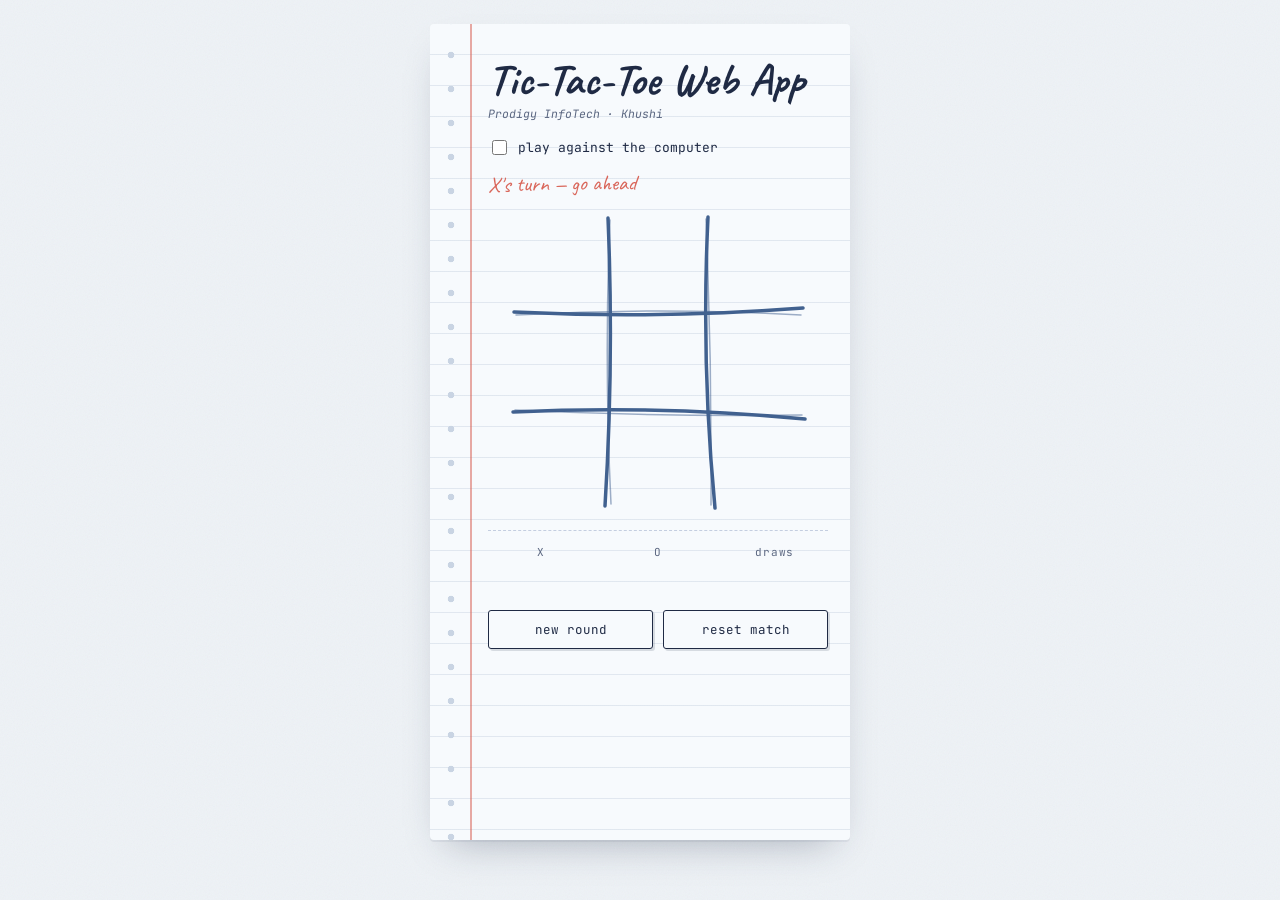
<file: index.html>
<!DOCTYPE html>
<html lang="en">
<head>
<meta charset="UTF-8" />
<meta name="viewport" content="width=device-width, initial-scale=1" />
<title>Tic-Tac-Toe</title>
<link rel="preconnect" href="https://fonts.googleapis.com">
<link rel="preconnect" href="https://fonts.gstatic.com" crossorigin>
<link href="https://fonts.googleapis.com/css2?family=Caveat:wght@500;700&family=JetBrains+Mono:ital,wght@0,400;0,600;1,400&display=swap" rel="stylesheet">
<style>
/* ---- tokens ---- */
:root{
  --paper:#EEF2F6;
  --rule:#41618f;
  --ink:#1f2a44;
  --margin:#d9665a;
  --x-ink:#2255a4;
  --o-ink:#c1432e;
  --highlight: rgba(255,214,90,0.55);
  --paper-card:#F7FAFD;
}

*{ box-sizing:border-box; }

body{
  margin:0;
  min-height:100vh;
  background:var(--paper);
  font-family:'JetBrains Mono', monospace;
  color:var(--ink);
  display:flex;
  justify-content:center;
  padding:24px 12px 60px;
}

/* faint paper grain */
body::before{
  content:"";
  position:fixed; inset:0;
  background-image:url("data:image/svg+xml,%3Csvg xmlns='http://www.w3.org/2000/svg' width='120' height='120'%3E%3Cfilter id='n'%3E%3CfeTurbulence type='fractalNoise' baseFrequency='0.9' numOctaves='2' stitchTiles='stitch'/%3E%3C/filter%3E%3Crect width='100%25' height='100%25' filter='url(%23n)' opacity='0.05'/%3E%3C/svg%3E");
  pointer-events:none;
  mix-blend-mode:multiply;
}

.page{
  position:relative;
  width:100%;
  max-width:420px;
  background:
    repeating-linear-gradient(to bottom, transparent 0 30px, rgba(65,97,143,0.12) 30px 31px),
    var(--paper-card);
  border-radius:4px;
  box-shadow:0 18px 38px -18px rgba(31,42,68,0.35), 0 2px 0 rgba(31,42,68,0.06);
  padding:34px 22px 30px 58px;
  overflow:hidden;
}

.spiral{
  position:absolute; left:16px; top:0; bottom:0; width:10px;
  background-image: radial-gradient(circle, #c9d4e3 3px, transparent 3.6px);
  background-size: 10px 34px;
  background-repeat: repeat-y;
  background-position: 0 14px;
}
.margin-line{
  position:absolute; left:40px; top:0; bottom:0; width:2px;
  background: var(--margin);
  opacity:0.55;
}

header{ margin-bottom: 14px; }
.eyebrow{
  margin:0 0 2px;
  font-size:11px;
  letter-spacing:0.12em;
  color:var(--margin);
  font-weight:600;
}
h1{
  font-family:'Caveat', cursive;
  font-size:44px;
  line-height:1;
  margin:0 0 4px;
  color:var(--ink);
}
h1 .crossout{
  position:relative;
  color:#8a94a8;
}
h1 .crossout::after{
  content:"";
  position:absolute; left:-2%; right:-2%; top:52%;
  height:3px; background:var(--margin);
  transform: rotate(-2deg);
}
.byline{
  margin:0;
  font-size:11.5px;
  color:#5b6781;
  font-style:italic;
}

.mode-row{
  margin:16px 0 10px;
  font-size:13px;
}
.mode-row label{ display:flex; align-items:center; gap:8px; cursor:pointer; }
.mode-row input{ width:15px; height:15px; accent-color:var(--ink); cursor:pointer; }

.status{
  font-family:'Caveat', cursive;
  font-size:22px;
  color:var(--margin);
  margin:6px 0 16px;
  min-height:28px;
  transform: rotate(-1deg);
}

.board-wrap{
  position:relative;
  width:100%;
  max-width:300px;
  aspect-ratio:1/1;
  margin:0 auto 18px;
}
.grid-svg, .winline-svg{
  position:absolute; inset:0; width:100%; height:100%;
}
.winline-svg{ pointer-events:none; }

.cells{
  position:absolute; inset:0;
  display:grid;
  grid-template-columns:repeat(3,1fr);
  grid-template-rows:repeat(3,1fr);
}
.cell{
  background:transparent;
  border:none;
  padding:8%;
  cursor:pointer;
  -webkit-tap-highlight-color: transparent;
}
.cell:focus-visible{
  outline:2px solid var(--margin);
  outline-offset:-4px;
  border-radius:6px;
}
.cell.win{
  background:var(--highlight);
  border-radius:6px;
}
.cell svg{ width:100%; height:100%; overflow:visible; }
.cell:disabled{ cursor:default; }

.score-row{
  display:flex;
  justify-content:space-between;
  gap:10px;
  margin:6px 0 20px;
  padding-top:14px;
  border-top:1px dashed #c4cee0;
}
.score{ flex:1; text-align:center; }
.score-label{
  display:block;
  font-size:11px;
  letter-spacing:0.08em;
  color:#5b6781;
  margin-bottom:4px;
}
.tally{ height:22px; width:100%; }

.actions{ display:flex; gap:10px; margin-bottom:20px; }
button.action{
  flex:1;
  font-family:'JetBrains Mono', monospace;
  font-size:12.5px;
  padding:10px 8px;
  background:var(--paper-card);
  border:1.5px solid var(--ink);
  border-radius:3px;
  cursor:pointer;
  color:var(--ink);
  box-shadow:2px 2px 0 rgba(31,42,68,0.15);
}
button.action:active{ transform: translate(1px,1px); box-shadow:1px 1px 0 rgba(31,42,68,0.15); }
@media (prefers-reduced-motion: no-preference){
  button.action{ transition: transform .08s ease, box-shadow .08s ease; }
}

.footnote{
  font-family:'Caveat', cursive;
  font-size:15px;
  color:#5b6781;
  transform: rotate(-1deg);
  margin:0;
}

@media (max-width: 380px){
  .page{ padding:28px 16px 26px 42px; }
  .spiral, .margin-line{ display:none; }
}

</style>
</head>
<body>
  <main class="page">
    <div class="spiral"></div>
    <div class="margin-line"></div>

    <header>
      <h1>Tic-Tac-Toe Web App</h1>
      <p class="byline">Prodigy InfoTech · Khushi</p>
    </header>

    <div class="mode-row">
      <label>
        <input type="checkbox" id="vsBot" />
        play against the computer
      </label>
    </div>

    <p class="status" id="status">X's turn — go ahead</p>

    <div class="board-wrap">
      <svg class="grid-svg" viewBox="0 0 300 300">
        <path d="M 100 6 Q 106 150 97 294" fill="none" stroke="#41618f" stroke-width="3.5" stroke-linecap="round"/>
        <path d="M 102 8 Q 96 150 103 292" fill="none" stroke="#41618f" stroke-width="1.5" stroke-linecap="round" opacity="0.5"/>
        <path d="M 200 5 Q 193 150 207 296" fill="none" stroke="#41618f" stroke-width="3.5" stroke-linecap="round"/>
        <path d="M 198 7 Q 204 150 203 293" fill="none" stroke="#41618f" stroke-width="1.5" stroke-linecap="round" opacity="0.5"/>
        <path d="M 6 100 Q 150 107 295 96" fill="none" stroke="#41618f" stroke-width="3.5" stroke-linecap="round"/>
        <path d="M 8 103 Q 150 95 293 103" fill="none" stroke="#41618f" stroke-width="1.5" stroke-linecap="round" opacity="0.5"/>
        <path d="M 5 200 Q 150 193 297 207" fill="none" stroke="#41618f" stroke-width="3.5" stroke-linecap="round"/>
        <path d="M 7 198 Q 150 205 294 203" fill="none" stroke="#41618f" stroke-width="1.5" stroke-linecap="round" opacity="0.5"/>
      </svg>
      <div class="cells" id="cells"></div>
      <svg class="winline-svg" id="winLine" viewBox="0 0 300 300"></svg>
    </div>

    <div class="score-row">
      <div class="score">
        <span class="score-label">X</span>
        <svg class="tally" id="tallyX" viewBox="0 0 60 24"></svg>
      </div>
      <div class="score">
        <span class="score-label">O</span>
        <svg class="tally" id="tallyO" viewBox="0 0 60 24"></svg>
      </div>
      <div class="score">
        <span class="score-label">draws</span>
        <svg class="tally" id="tallyD" viewBox="0 0 60 24"></svg>
      </div>
    </div>

    <div class="actions">
      <button class="action" id="newRound">new round</button>
      <button class="action" id="resetMatch">reset match</button>
    </div>

  </main>

<script>
(function(){
  // ----- state -----
  var board = Array(9).fill(null);
  var turn = 'X';
  var over = false;
  var scores = { X:0, O:0, D:0 };
  var cellsEl = document.getElementById('cells');
  var statusEl = document.getElementById('status');
  var vsBotEl = document.getElementById('vsBot');
  var winLineSvg = document.getElementById('winLine');

  var WINS = [
    [0,1,2],[3,4,5],[6,7,8],
    [0,3,6],[1,4,7],[2,5,8],
    [0,4,8],[2,4,6]
  ];
  var CENTERS = [[50,50],[150,50],[250,50],[50,150],[150,150],[250,150],[50,250],[150,250],[250,250]];

  function rnd(min, max){ return min + Math.random() * (max - min); }

  // build the 9 cell buttons once
  var cellButtons = [];
  for (var i = 0; i < 9; i++){
    var b = document.createElement('button');
    b.className = 'cell';
    b.setAttribute('aria-label', 'cell ' + (i+1));
    b.dataset.idx = i;
    b.addEventListener('click', onCellClick);
    cellsEl.appendChild(b);
    cellButtons.push(b);
  }

  function onCellClick(e){
    var idx = +e.currentTarget.dataset.idx;
    if (over || board[idx]) return;
    place(idx, turn);
  }

  function place(idx, player){
    board[idx] = player;
    drawMark(cellButtons[idx], player);

    var result = checkWin();
    if (result){
      over = true;
      scores[player]++;
      highlightWin(result);
      renderTallies();
      statusEl.textContent = player + ' wins! nice one.';
      disableBoard();
      return;
    }
    if (board.every(function(c){ return c; })){
      over = true;
      scores.D++;
      renderTallies();
      statusEl.textContent = "it's a draw — rematch?";
      return;
    }

    turn = (turn === 'X') ? 'O' : 'X';
    statusEl.textContent = turn + "'s turn";

    if (vsBotEl.checked && turn === 'O' && !over){
      cellButtons.forEach(function(c){ c.disabled = true; });
      setTimeout(function(){
        cellButtons.forEach(function(c, i){ c.disabled = !!board[i]; });
        botMove();
      }, 380);
    }
  }

  function checkWin(){
    for (var i = 0; i < WINS.length; i++){
      var line = WINS[i];
      if (board[line[0]] && board[line[0]] === board[line[1]] && board[line[1]] === board[line[2]]){
        return { player: board[line[0]], line: line };
      }
    }
    return null;
  }

  function disableBoard(){
    cellButtons.forEach(function(c){ c.disabled = true; });
  }

  // ----- a simple, not-unbeatable bot -----
  function botMove(){
    if (over) return;
    var move = findWinningMove('O') || findWinningMove('X') || pick([4]) || pick([0,2,6,8]) || pickRandom();
    if (move != null) place(move, 'O');
  }
  function findWinningMove(player){
    for (var i = 0; i < WINS.length; i++){
      var line = WINS[i];
      var vals = line.map(function(idx){ return board[idx]; });
      var filled = vals.filter(function(v){ return v === player; }).length;
      var empties = line.filter(function(idx){ return !board[idx]; });
      if (filled === 2 && empties.length === 1) return empties[0];
    }
    return null;
  }
  function pick(candidates){
    var open = candidates.filter(function(i){ return !board[i]; });
    return open.length ? open[Math.floor(Math.random()*open.length)] : null;
  }
  function pickRandom(){
    var open = board.map(function(v,i){ return v ? null : i; }).filter(function(v){ return v !== null; });
    return open.length ? open[Math.floor(Math.random()*open.length)] : null;
  }

  // ----- drawing hand-ish marks -----
  function drawMark(cellEl, player){
    var svg = document.createElementNS('http://www.w3.org/2000/svg', 'svg');
    svg.setAttribute('viewBox', '0 0 100 100');
    if (player === 'X') drawX(svg); else drawO(svg);
    cellEl.appendChild(svg);
  }

  function drawX(svg){
    var jitter = function(){ return rnd(-7,7); };
    var p1 = path('M ' + (18+jitter()) + ' ' + (18+jitter()) + ' Q ' + (50+jitter()) + ' ' + (50+jitter()) + ' ' + (82+jitter()) + ' ' + (82+jitter()), 'var(--x-ink)');
    var p2 = path('M ' + (82+jitter()) + ' ' + (18+jitter()) + ' Q ' + (50+jitter()) + ' ' + (50+jitter()) + ' ' + (18+jitter()) + ' ' + (82+jitter()), 'var(--x-ink)');
    svg.appendChild(p1); svg.appendChild(p2);
  }

  function drawO(svg){
    var r = rnd(28,33), cx = 50 + rnd(-3,3), cy = 50 + rnd(-3,3);
    var k = r * 0.55;
    var d = 'M ' + (cx-r) + ' ' + cy +
      ' C ' + (cx-r) + ' ' + (cy-k*1.6) + ' ' + (cx-k*1.4) + ' ' + (cy-r-rnd(-2,2)) + ' ' + cx + ' ' + (cy-r) +
      ' C ' + (cx+k*1.5) + ' ' + (cy-r) + ' ' + (cx+r+rnd(-2,2)) + ' ' + (cy-k*1.3) + ' ' + (cx+r) + ' ' + cy +
      ' C ' + (cx+r) + ' ' + (cy+k*1.5) + ' ' + (cx+k*1.3) + ' ' + (cy+r) + ' ' + cx + ' ' + (cy+r) +
      ' C ' + (cx-k*1.5) + ' ' + (cy+r+rnd(-2,2)) + ' ' + (cx-r) + ' ' + (cy+k*1.4) + ' ' + (cx-r) + ' ' + cy;
    svg.appendChild(path(d, 'var(--o-ink)'));
  }

  function path(d, stroke){
    var p = document.createElementNS('http://www.w3.org/2000/svg', 'path');
    p.setAttribute('d', d);
    p.setAttribute('fill', 'none');
    p.setAttribute('stroke', stroke);
    p.setAttribute('stroke-width', '8');
    p.setAttribute('stroke-linecap', 'round');
    return p;
  }

  function highlightWin(result){
    result.line.forEach(function(i){ cellButtons[i].classList.add('win'); });
    var a = CENTERS[result.line[0]], b = CENTERS[result.line[2]];
    var mx = (a[0]+b[0])/2 + rnd(-6,6), my = (a[1]+b[1])/2 + rnd(-6,6);
    var d = 'M ' + a[0] + ' ' + a[1] + ' Q ' + mx + ' ' + my + ' ' + b[0] + ' ' + b[1];
    var p = document.createElementNS('http://www.w3.org/2000/svg', 'path');
    p.setAttribute('d', d);
    p.setAttribute('fill', 'none');
    p.setAttribute('stroke', 'var(--margin)');
    p.setAttribute('stroke-width', '6');
    p.setAttribute('stroke-linecap', 'round');
    p.setAttribute('opacity', '0.85');
    winLineSvg.appendChild(p);
  }

  // ----- tally marks instead of plain numbers -----
  function renderTallies(){
    drawTally(document.getElementById('tallyX'), scores.X);
    drawTally(document.getElementById('tallyO'), scores.O);
    drawTally(document.getElementById('tallyD'), scores.D);
  }

  function drawTally(svg, n){
    svg.innerHTML = '';
    var groups = Math.ceil(n / 5) || 0;
    var width = Math.max(60, groups * 26 - 6);
    svg.setAttribute('viewBox', '0 0 ' + width + ' 24');
    var x = 4, drawn = 0;
    for (var g = 0; g < groups; g++){
      var inGroup = Math.min(5, n - drawn);
      for (var s = 0; s < inGroup; s++){
        var sx = x + s*5 + rnd(-0.5,0.5);
        addLine(svg, sx, 3+rnd(-1,1), sx+rnd(-1.5,1.5), 21+rnd(-1,1));
      }
      if (inGroup === 5){
        addLine(svg, x-2, 18, x+22, 6); // the strike across the bundle of 4 (+5th)
      }
      drawn += inGroup;
      x += 26;
    }
  }
  function addLine(svg,x1,y1,x2,y2){
    var l = document.createElementNS('http://www.w3.org/2000/svg', 'line');
    l.setAttribute('x1',x1); l.setAttribute('y1',y1);
    l.setAttribute('x2',x2); l.setAttribute('y2',y2);
    l.setAttribute('stroke', 'var(--ink)');
    l.setAttribute('stroke-width', '2');
    l.setAttribute('stroke-linecap','round');
    svg.appendChild(l);
  }

  // ----- controls -----
  document.getElementById('newRound').addEventListener('click', function(){
    board = Array(9).fill(null);
    turn = 'X';
    over = false;
    cellButtons.forEach(function(c){
      c.innerHTML = '';
      c.disabled = false;
      c.classList.remove('win');
    });
    winLineSvg.innerHTML = '';
    statusEl.textContent = "X's turn — go ahead";
  });

  document.getElementById('resetMatch').addEventListener('click', function(){
    scores = { X:0, O:0, D:0 };
    renderTallies();
    document.getElementById('newRound').click();
  });

  renderTallies();
})();

</script>
</body>
  </html>
</file>
<file: Tictactoe/style.css>
/* ---- tokens ---- */
:root{
  --paper:#EEF2F6;
  --rule:#41618f;
  --ink:#1f2a44;
  --margin:#d9665a;
  --x-ink:#2255a4;
  --o-ink:#c1432e;
  --highlight: rgba(255,214,90,0.55);
  --paper-card:#F7FAFD;
}

*{ box-sizing:border-box; }

body{
  margin:0;
  min-height:100vh;
  background:var(--paper);
  font-family:'JetBrains Mono', monospace;
  color:var(--ink);
  display:flex;
  justify-content:center;
  padding:24px 12px 60px;
}

/* faint paper grain */
body::before{
  content:"";
  position:fixed; inset:0;
  background-image:url("data:image/svg+xml,%3Csvg xmlns='http://www.w3.org/2000/svg' width='120' height='120'%3E%3Cfilter id='n'%3E%3CfeTurbulence type='fractalNoise' baseFrequency='0.9' numOctaves='2' stitchTiles='stitch'/%3E%3C/filter%3E%3Crect width='100%25' height='100%25' filter='url(%23n)' opacity='0.05'/%3E%3C/svg%3E");
  pointer-events:none;
  mix-blend-mode:multiply;
}

.page{
  position:relative;
  width:100%;
  max-width:420px;
  background:
    repeating-linear-gradient(to bottom, transparent 0 30px, rgba(65,97,143,0.12) 30px 31px),
    var(--paper-card);
  border-radius:4px;
  box-shadow:0 18px 38px -18px rgba(31,42,68,0.35), 0 2px 0 rgba(31,42,68,0.06);
  padding:34px 22px 30px 58px;
  overflow:hidden;
}

.spiral{
  position:absolute; left:16px; top:0; bottom:0; width:10px;
  background-image: radial-gradient(circle, #c9d4e3 3px, transparent 3.6px);
  background-size: 10px 34px;
  background-repeat: repeat-y;
  background-position: 0 14px;
}
.margin-line{
  position:absolute; left:40px; top:0; bottom:0; width:2px;
  background: var(--margin);
  opacity:0.55;
}

header{ margin-bottom: 14px; }
.eyebrow{
  margin:0 0 2px;
  font-size:11px;
  letter-spacing:0.12em;
  color:var(--margin);
  font-weight:600;
}
h1{
  font-family:'Caveat', cursive;
  font-size:44px;
  line-height:1;
  margin:0 0 4px;
  color:var(--ink);
}
h1 .crossout{
  position:relative;
  color:#8a94a8;
}
h1 .crossout::after{
  content:"";
  position:absolute; left:-2%; right:-2%; top:52%;
  height:3px; background:var(--margin);
  transform: rotate(-2deg);
}
.byline{
  margin:0;
  font-size:11.5px;
  color:#5b6781;
  font-style:italic;
}

.mode-row{
  margin:16px 0 10px;
  font-size:13px;
}
.mode-row label{ display:flex; align-items:center; gap:8px; cursor:pointer; }
.mode-row input{ width:15px; height:15px; accent-color:var(--ink); cursor:pointer; }

.status{
  font-family:'Caveat', cursive;
  font-size:22px;
  color:var(--margin);
  margin:6px 0 16px;
  min-height:28px;
  transform: rotate(-1deg);
}

.board-wrap{
  position:relative;
  width:100%;
  max-width:300px;
  aspect-ratio:1/1;
  margin:0 auto 18px;
}
.grid-svg, .winline-svg{
  position:absolute; inset:0; width:100%; height:100%;
}
.winline-svg{ pointer-events:none; }

.cells{
  position:absolute; inset:0;
  display:grid;
  grid-template-columns:repeat(3,1fr);
  grid-template-rows:repeat(3,1fr);
}
.cell{
  background:transparent;
  border:none;
  padding:8%;
  cursor:pointer;
  -webkit-tap-highlight-color: transparent;
}
.cell:focus-visible{
  outline:2px solid var(--margin);
  outline-offset:-4px;
  border-radius:6px;
}
.cell.win{
  background:var(--highlight);
  border-radius:6px;
}
.cell svg{ width:100%; height:100%; overflow:visible; }
.cell:disabled{ cursor:default; }

.score-row{
  display:flex;
  justify-content:space-between;
  gap:10px;
  margin:6px 0 20px;
  padding-top:14px;
  border-top:1px dashed #c4cee0;
}
.score{ flex:1; text-align:center; }
.score-label{
  display:block;
  font-size:11px;
  letter-spacing:0.08em;
  color:#5b6781;
  margin-bottom:4px;
}
.tally{ height:22px; width:100%; }

.actions{ display:flex; gap:10px; margin-bottom:20px; }
button.action{
  flex:1;
  font-family:'JetBrains Mono', monospace;
  font-size:12.5px;
  padding:10px 8px;
  background:var(--paper-card);
  border:1.5px solid var(--ink);
  border-radius:3px;
  cursor:pointer;
  color:var(--ink);
  box-shadow:2px 2px 0 rgba(31,42,68,0.15);
}
button.action:active{ transform: translate(1px,1px); box-shadow:1px 1px 0 rgba(31,42,68,0.15); }
@media (prefers-reduced-motion: no-preference){
  button.action{ transition: transform .08s ease, box-shadow .08s ease; }
}

.footnote{
  font-family:'Caveat', cursive;
  font-size:15px;
  color:#5b6781;
  transform: rotate(-1deg);
  margin:0;
}

@media (max-width: 380px){
  .page{ padding:28px 16px 26px 42px; }
  .spiral, .margin-line{ display:none; }
    }
</file>
